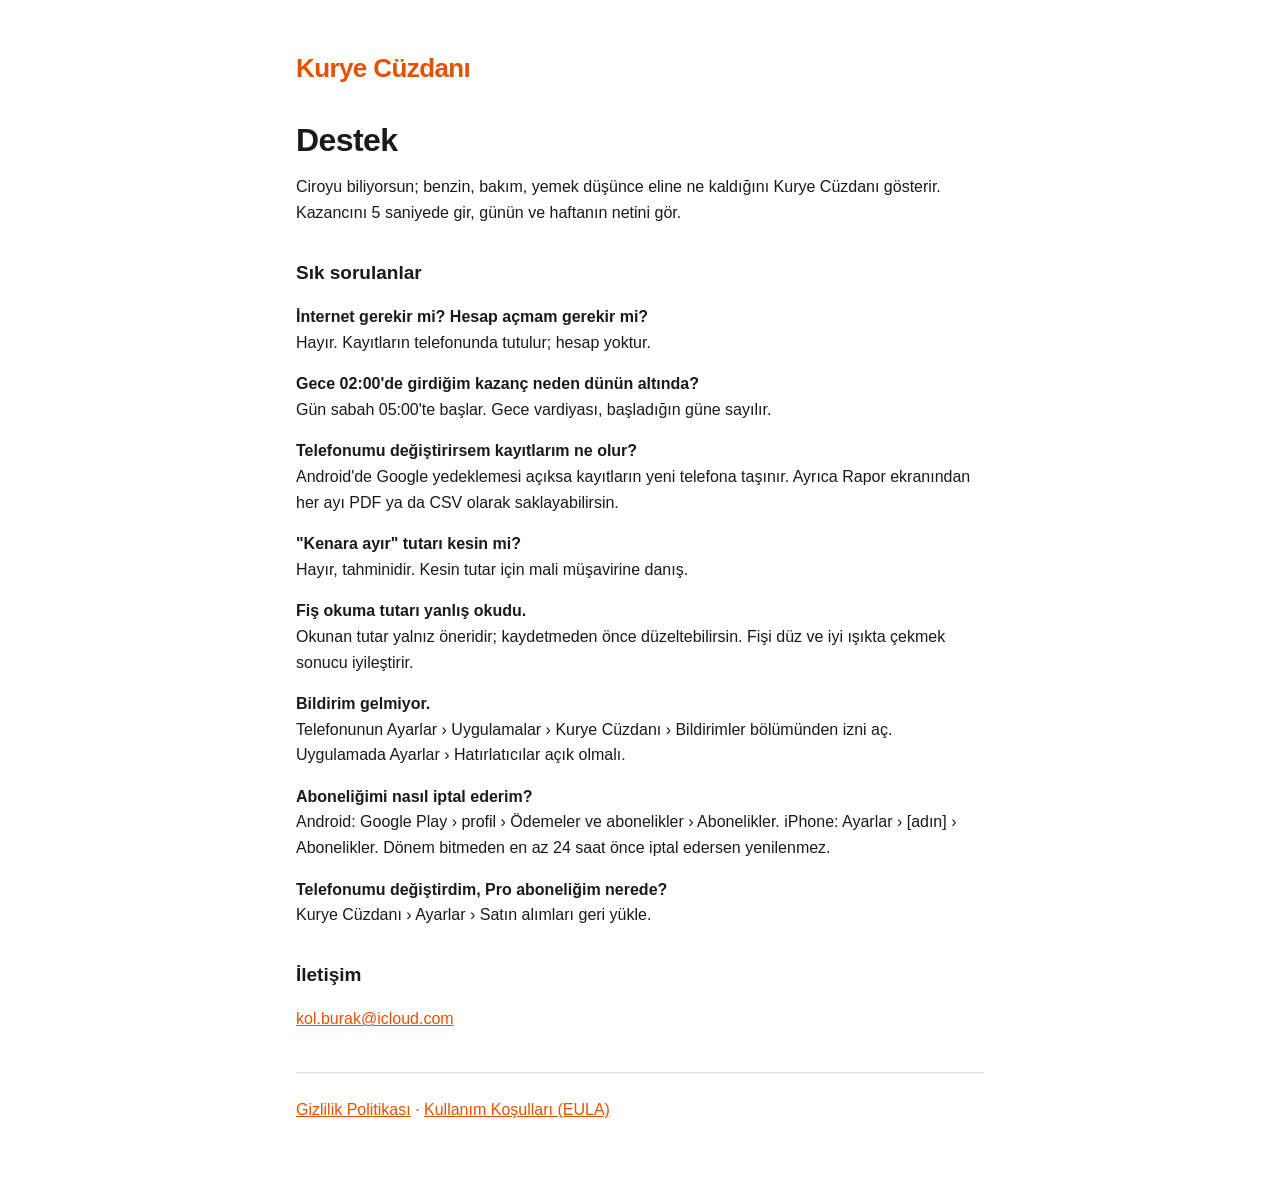
<file: index.html>
<!doctype html>
<html lang="tr">
<head>
<meta charset="utf-8">
<meta name="viewport" content="width=device-width, initial-scale=1">
<title>Kurye Cüzdanı Destek</title>
<link rel="stylesheet" href="style.css">
</head>
<body>
<main>
<p class="logo">Kurye Cüzdanı</p>
<h1>Destek</h1>
<p>Ciroyu biliyorsun; benzin, bakım, yemek düşünce eline ne kaldığını Kurye Cüzdanı gösterir. Kazancını 5 saniyede gir, günün ve haftanın netini gör.</p>

<h2>Sık sorulanlar</h2>
<p><strong>İnternet gerekir mi? Hesap açmam gerekir mi?</strong><br>Hayır. Kayıtların telefonunda tutulur; hesap yoktur.</p>
<p><strong>Gece 02:00'de girdiğim kazanç neden dünün altında?</strong><br>Gün sabah 05:00'te başlar. Gece vardiyası, başladığın güne sayılır.</p>
<p><strong>Telefonumu değiştirirsem kayıtlarım ne olur?</strong><br>Android'de Google yedeklemesi açıksa kayıtların yeni telefona taşınır. Ayrıca Rapor ekranından her ayı PDF ya da CSV olarak saklayabilirsin.</p>
<p><strong>"Kenara ayır" tutarı kesin mi?</strong><br>Hayır, tahminidir. Kesin tutar için mali müşavirine danış.</p>
<p><strong>Fiş okuma tutarı yanlış okudu.</strong><br>Okunan tutar yalnız öneridir; kaydetmeden önce düzeltebilirsin. Fişi düz ve iyi ışıkta çekmek sonucu iyileştirir.</p>
<p><strong>Bildirim gelmiyor.</strong><br>Telefonunun Ayarlar › Uygulamalar › Kurye Cüzdanı › Bildirimler bölümünden izni aç. Uygulamada Ayarlar › Hatırlatıcılar açık olmalı.</p>
<p><strong>Aboneliğimi nasıl iptal ederim?</strong><br>Android: Google Play › profil › Ödemeler ve abonelikler › Abonelikler. iPhone: Ayarlar › [adın] › Abonelikler. Dönem bitmeden en az 24 saat önce iptal edersen yenilenmez.</p>
<p><strong>Telefonumu değiştirdim, Pro aboneliğim nerede?</strong><br>Kurye Cüzdanı › Ayarlar › Satın alımları geri yükle.</p>

<h2>İletişim</h2>
<p><a href="mailto:kol.burak@icloud.com">kol.burak@icloud.com</a></p>

<hr>
<p class="muted"><a href="privacy.html">Gizlilik Politikası</a> · <a href="https://www.apple.com/legal/internet-services/itunes/dev/stdeula/">Kullanım Koşulları (EULA)</a></p>
</main>
</body>
</html>
</file>
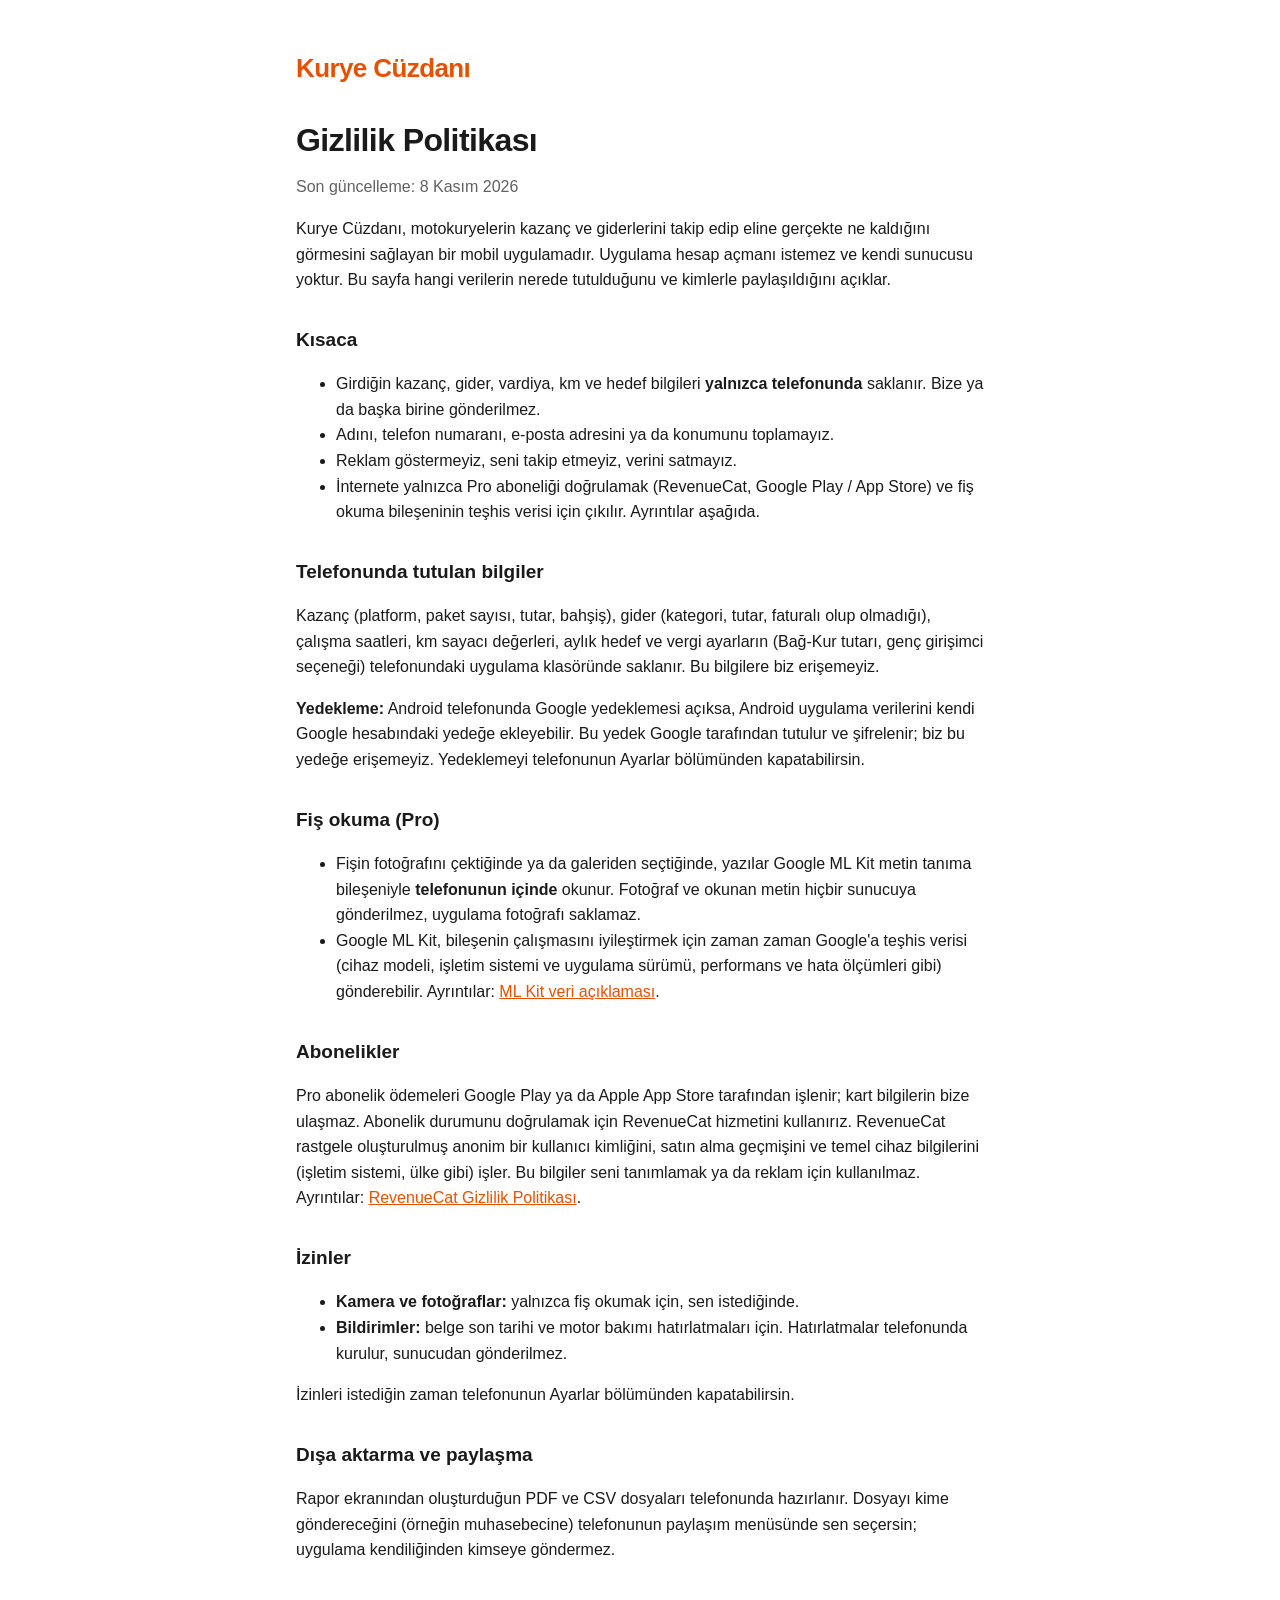
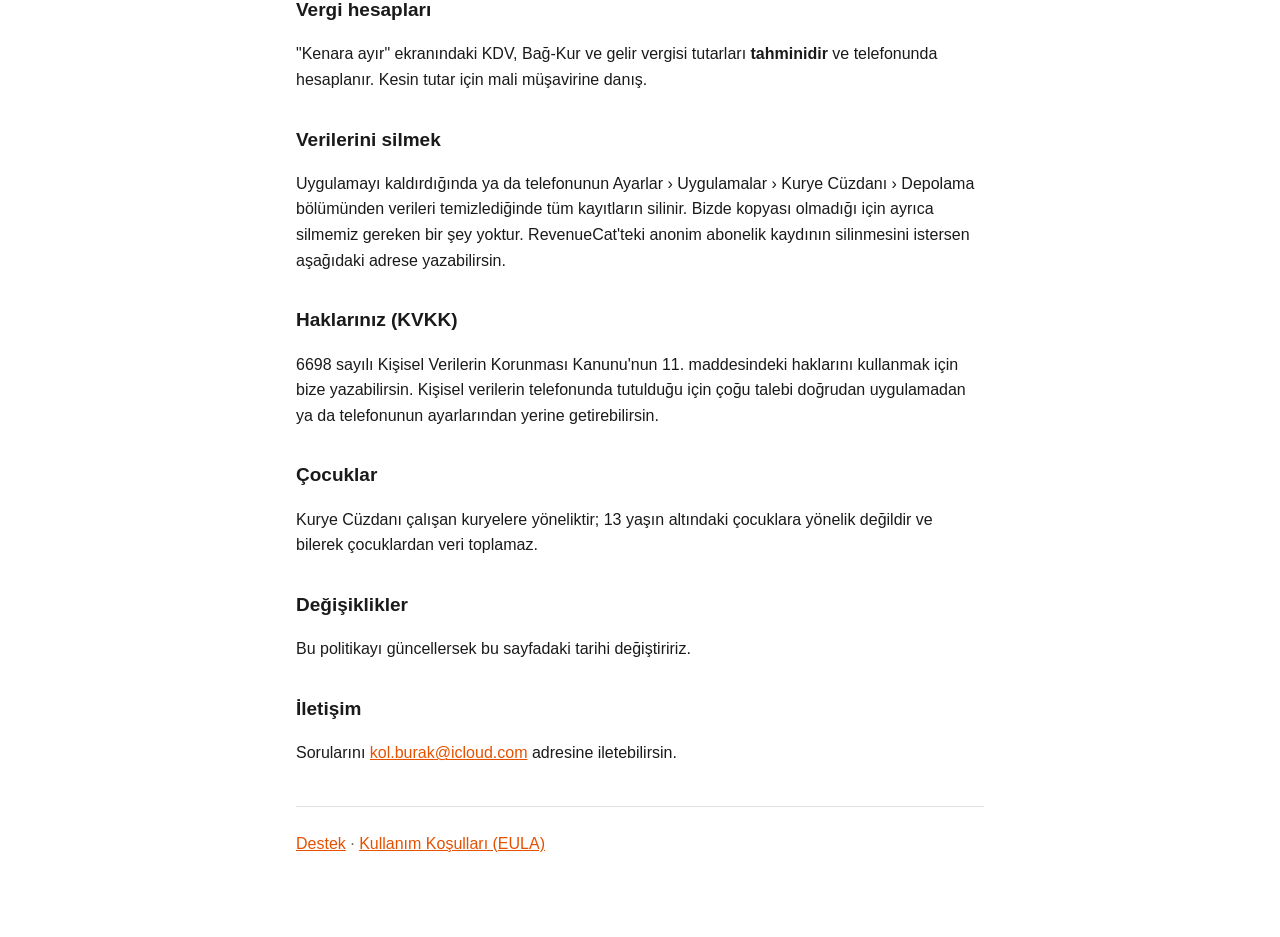
<file: privacy.html>
<!doctype html>
<html lang="tr">
<head>
<meta charset="utf-8">
<meta name="viewport" content="width=device-width, initial-scale=1">
<title>Kurye Cüzdanı Gizlilik Politikası</title>
<link rel="stylesheet" href="style.css">
</head>
<body>
<main>
<p class="logo">Kurye Cüzdanı</p>
<h1>Gizlilik Politikası</h1>
<p class="muted">Son güncelleme: 8 Kasım 2026</p>

<p>Kurye Cüzdanı, motokuryelerin kazanç ve giderlerini takip edip eline gerçekte ne kaldığını görmesini sağlayan bir mobil uygulamadır. Uygulama hesap açmanı istemez ve kendi sunucusu yoktur. Bu sayfa hangi verilerin nerede tutulduğunu ve kimlerle paylaşıldığını açıklar.</p>

<h2>Kısaca</h2>
<ul>
<li>Girdiğin kazanç, gider, vardiya, km ve hedef bilgileri <strong>yalnızca telefonunda</strong> saklanır. Bize ya da başka birine gönderilmez.</li>
<li>Adını, telefon numaranı, e-posta adresini ya da konumunu toplamayız.</li>
<li>Reklam göstermeyiz, seni takip etmeyiz, verini satmayız.</li>
<li>İnternete yalnızca Pro aboneliği doğrulamak (RevenueCat, Google Play / App Store) ve fiş okuma bileşeninin teşhis verisi için çıkılır. Ayrıntılar aşağıda.</li>
</ul>

<h2>Telefonunda tutulan bilgiler</h2>
<p>Kazanç (platform, paket sayısı, tutar, bahşiş), gider (kategori, tutar, faturalı olup olmadığı), çalışma saatleri, km sayacı değerleri, aylık hedef ve vergi ayarların (Bağ-Kur tutarı, genç girişimci seçeneği) telefonundaki uygulama klasöründe saklanır. Bu bilgilere biz erişemeyiz.</p>
<p><strong>Yedekleme:</strong> Android telefonunda Google yedeklemesi açıksa, Android uygulama verilerini kendi Google hesabındaki yedeğe ekleyebilir. Bu yedek Google tarafından tutulur ve şifrelenir; biz bu yedeğe erişemeyiz. Yedeklemeyi telefonunun Ayarlar bölümünden kapatabilirsin.</p>

<h2>Fiş okuma (Pro)</h2>
<ul>
<li>Fişin fotoğrafını çektiğinde ya da galeriden seçtiğinde, yazılar Google ML Kit metin tanıma bileşeniyle <strong>telefonunun içinde</strong> okunur. Fotoğraf ve okunan metin hiçbir sunucuya gönderilmez, uygulama fotoğrafı saklamaz.</li>
<li>Google ML Kit, bileşenin çalışmasını iyileştirmek için zaman zaman Google'a teşhis verisi (cihaz modeli, işletim sistemi ve uygulama sürümü, performans ve hata ölçümleri gibi) gönderebilir. Ayrıntılar: <a href="https://developers.google.com/ml-kit/android-data-disclosure">ML Kit veri açıklaması</a>.</li>
</ul>

<h2>Abonelikler</h2>
<p>Pro abonelik ödemeleri Google Play ya da Apple App Store tarafından işlenir; kart bilgilerin bize ulaşmaz. Abonelik durumunu doğrulamak için RevenueCat hizmetini kullanırız. RevenueCat rastgele oluşturulmuş anonim bir kullanıcı kimliğini, satın alma geçmişini ve temel cihaz bilgilerini (işletim sistemi, ülke gibi) işler. Bu bilgiler seni tanımlamak ya da reklam için kullanılmaz. Ayrıntılar: <a href="https://www.revenuecat.com/privacy">RevenueCat Gizlilik Politikası</a>.</p>

<h2>İzinler</h2>
<ul>
<li><strong>Kamera ve fotoğraflar:</strong> yalnızca fiş okumak için, sen istediğinde.</li>
<li><strong>Bildirimler:</strong> belge son tarihi ve motor bakımı hatırlatmaları için. Hatırlatmalar telefonunda kurulur, sunucudan gönderilmez.</li>
</ul>
<p>İzinleri istediğin zaman telefonunun Ayarlar bölümünden kapatabilirsin.</p>

<h2>Dışa aktarma ve paylaşma</h2>
<p>Rapor ekranından oluşturduğun PDF ve CSV dosyaları telefonunda hazırlanır. Dosyayı kime göndereceğini (örneğin muhasebecine) telefonunun paylaşım menüsünde sen seçersin; uygulama kendiliğinden kimseye göndermez.</p>

<h2>Vergi hesapları</h2>
<p>"Kenara ayır" ekranındaki KDV, Bağ-Kur ve gelir vergisi tutarları <strong>tahminidir</strong> ve telefonunda hesaplanır. Kesin tutar için mali müşavirine danış.</p>

<h2>Verilerini silmek</h2>
<p>Uygulamayı kaldırdığında ya da telefonunun Ayarlar › Uygulamalar › Kurye Cüzdanı › Depolama bölümünden verileri temizlediğinde tüm kayıtların silinir. Bizde kopyası olmadığı için ayrıca silmemiz gereken bir şey yoktur. RevenueCat'teki anonim abonelik kaydının silinmesini istersen aşağıdaki adrese yazabilirsin.</p>

<h2>Haklarınız (KVKK)</h2>
<p>6698 sayılı Kişisel Verilerin Korunması Kanunu'nun 11. maddesindeki haklarını kullanmak için bize yazabilirsin. Kişisel verilerin telefonunda tutulduğu için çoğu talebi doğrudan uygulamadan ya da telefonunun ayarlarından yerine getirebilirsin.</p>

<h2>Çocuklar</h2>
<p>Kurye Cüzdanı çalışan kuryelere yöneliktir; 13 yaşın altındaki çocuklara yönelik değildir ve bilerek çocuklardan veri toplamaz.</p>

<h2>Değişiklikler</h2>
<p>Bu politikayı güncellersek bu sayfadaki tarihi değiştiririz.</p>

<h2>İletişim</h2>
<p>Sorularını <a href="mailto:kol.burak@icloud.com">kol.burak@icloud.com</a> adresine iletebilirsin.</p>

<hr>
<p class="muted"><a href="index.html">Destek</a> · <a href="https://www.apple.com/legal/internet-services/itunes/dev/stdeula/">Kullanım Koşulları (EULA)</a></p>
</main>
</body>
</html>
</file>
<file: style.css>
:root { --ink: #1a1a1a; --muted: #616161; --line: #e0e0e0; --bg: #ffffff; --accent: #e65100; }
@media (prefers-color-scheme: dark) {
  :root { --ink: #f2f2f2; --muted: #b0b0b0; --line: #333333; --bg: #121212; --accent: #ff8a3d; }
}
* { box-sizing: border-box; }
body { margin: 0; background: var(--bg); color: var(--ink);
  font: 16px/1.6 -apple-system, BlinkMacSystemFont, "Segoe UI", Roboto, sans-serif; }
main { max-width: 720px; margin: 0 auto; padding: 48px 16px 64px; }
.logo { font-weight: 800; font-size: 26px; letter-spacing: -0.6px; margin: 0 0 32px; color: var(--accent); }
h1 { font-size: 32px; letter-spacing: -0.6px; line-height: 1.15; margin: 0 0 8px; }
h2 { font-size: 19px; margin: 32px 0 8px; }
p, li { color: var(--ink); }
.muted { color: var(--muted); }
a { color: var(--accent); }
table { width: 100%; border-collapse: collapse; margin: 8px 0; font-size: 15px; }
th, td { text-align: left; vertical-align: top; padding: 8px 6px; border-bottom: 1px solid var(--line); }
th { color: var(--muted); font-weight: 600; }
hr { border: 0; border-top: 1px solid var(--line); margin: 40px 0 24px; }
</file>
